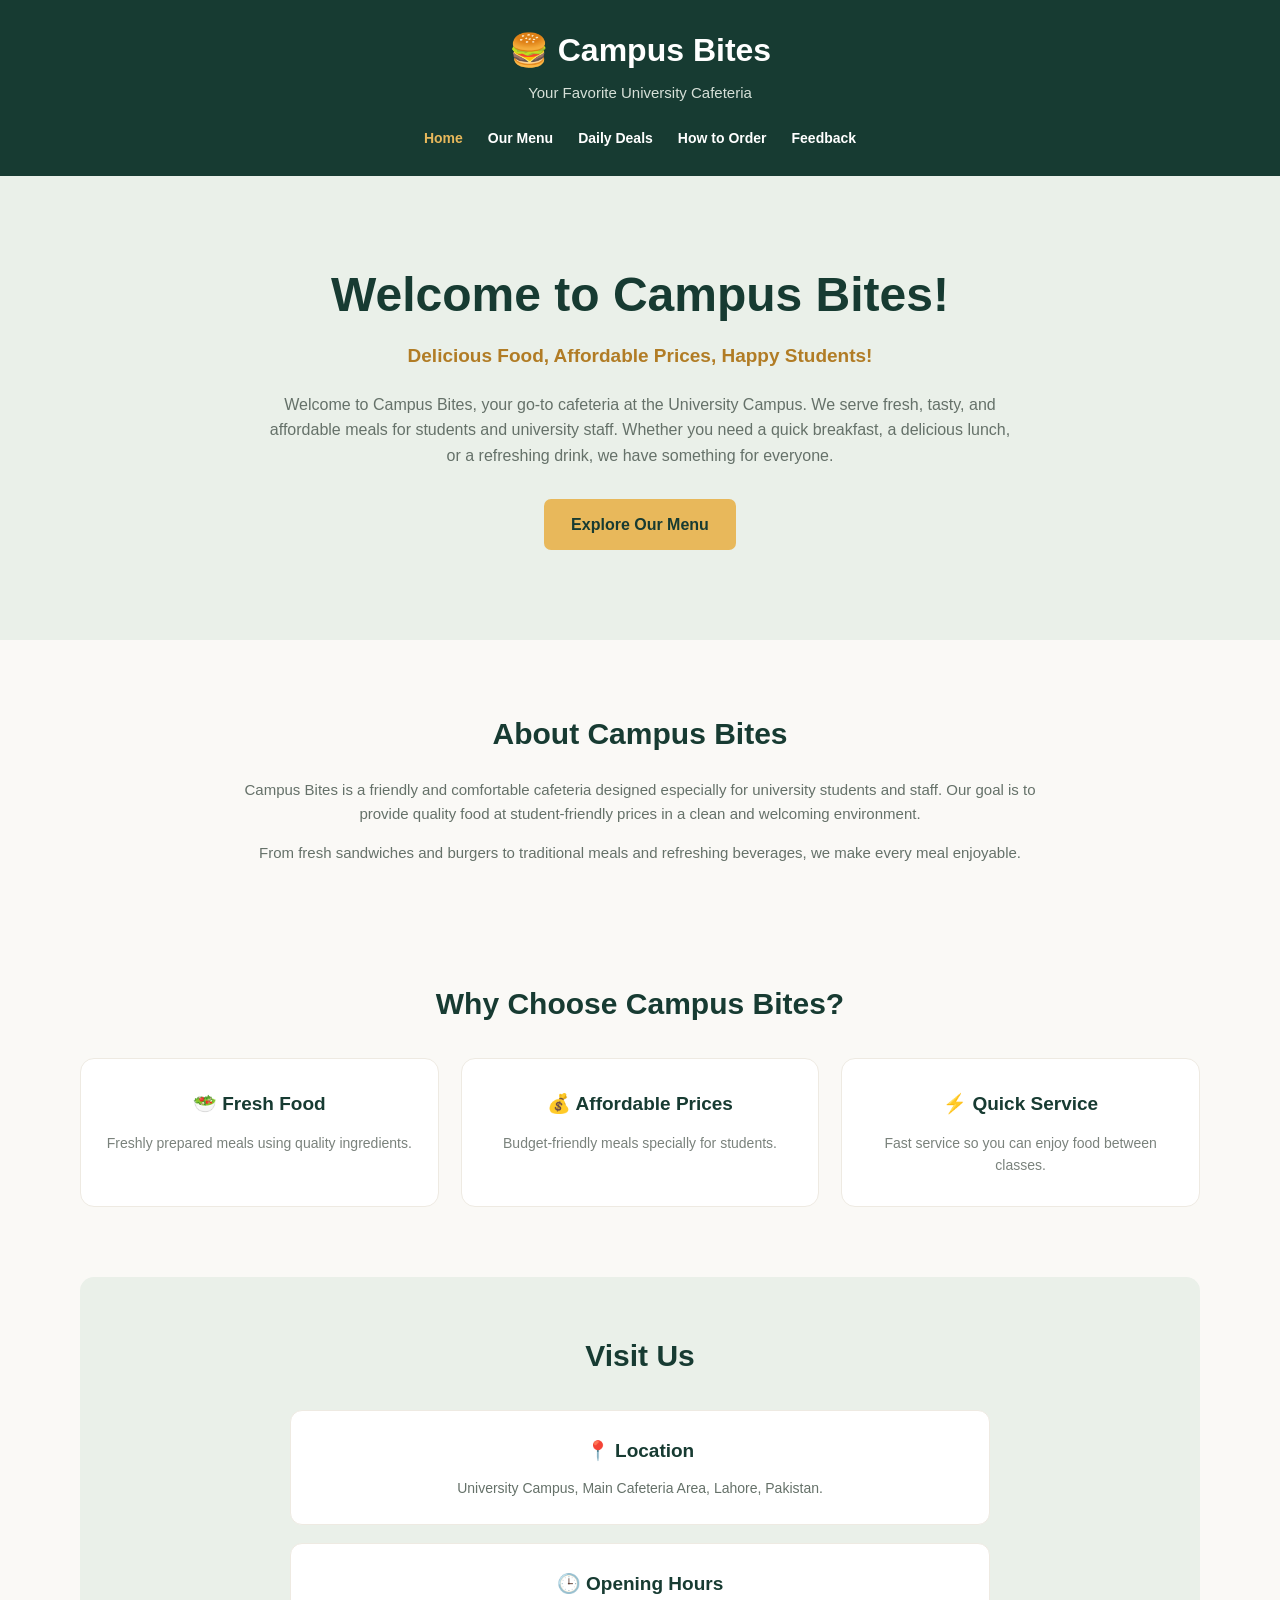
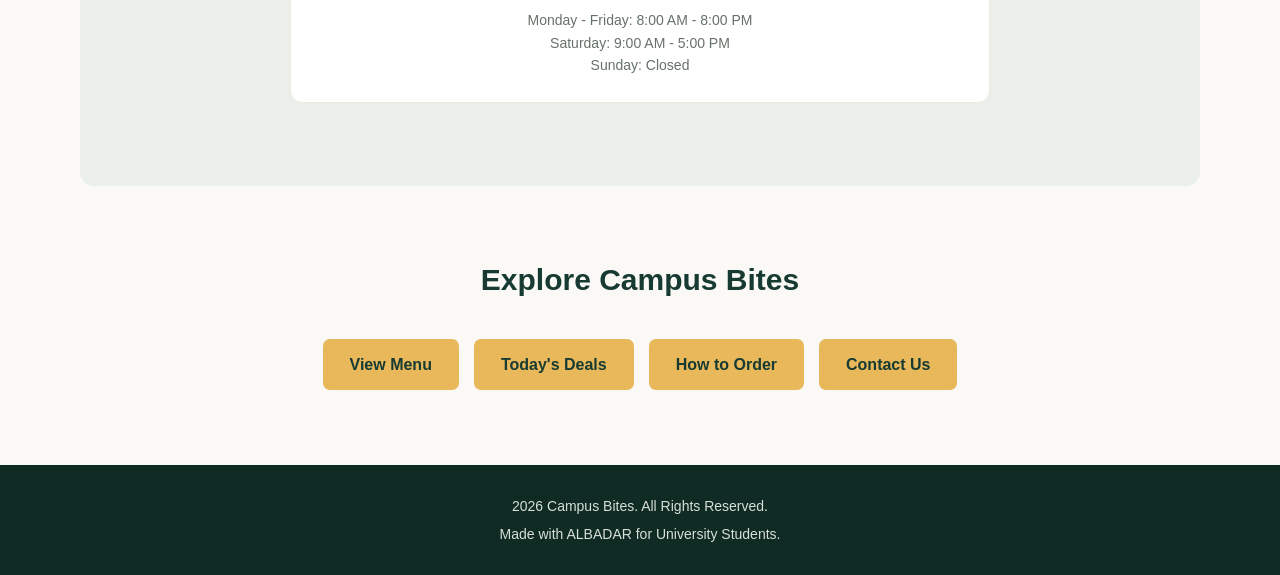
<file: src/index.html>
<!DOCTYPE html>
<html lang="en">
<head>
    <meta charset="UTF-8">
    <meta name="viewport" content="width=device-width, initial-scale=1.0">
    <meta name="description" content="Welcome to Campus Bites - Your favorite university cafeteria.">
    <title>Campus Bites | Home</title>

    <!-- Shared CSS File -->
    <link rel="stylesheet" href="../styles/style.css">
</head>

<body>

    <!-- Header Section -->
    <header>
        <div class="container">
            <h1>🍔 Campus Bites</h1>
            <p>Your Favorite University Cafeteria</p>

            <!-- Navigation Bar -->
            <nav>
                <ul>
                    <li><a href="index.html" class="active">Home</a></li>
                    <li><a href="menu.html">Our Menu</a></li>
                    <li><a href="deals.html">Daily Deals</a></li>
                    <li><a href="orders.html">How to Order</a></li>
                    <li><a href="feedback.html">Feedback</a></li>
                </ul>
            </nav>
        </div>
    </header>

    <!-- Hero Section -->
    <section class="hero">
        <div class="container">
            <h2>Welcome to Campus Bites!</h2>

            <p>
                Delicious Food, Affordable Prices, Happy Students!
            </p>

            <p>
                Welcome to Campus Bites, your go-to cafeteria at
                the University Campus. We serve fresh, tasty, and
                affordable meals for students and university staff.
                Whether you need a quick breakfast, a delicious lunch,
                or a refreshing drink, we have something for everyone.
            </p>

            <a href="menu.html" class="btn">Explore Our Menu</a>
        </div>
    </section>

    <!-- About Section -->
    <section class="about container">
        <h2>About Campus Bites</h2>

        <p>
            Campus Bites is a friendly and comfortable cafeteria
            designed especially for university students and staff.
            Our goal is to provide quality food at student-friendly
            prices in a clean and welcoming environment.
        </p>

        <p>
            From fresh sandwiches and burgers to traditional meals
            and refreshing beverages, we make every meal enjoyable.
        </p>
    </section>

    <!-- Features Section -->
    <section class="features container">
        <h2>Why Choose Campus Bites?</h2>

        <div class="feature-list">
            <div class="feature">
                <h3>🥗 Fresh Food</h3>
                <p>Freshly prepared meals using quality ingredients.</p>
            </div>

            <div class="feature">
                <h3>💰 Affordable Prices</h3>
                <p>Budget-friendly meals specially for students.</p>
            </div>

            <div class="feature">
                <h3>⚡ Quick Service</h3>
                <p>Fast service so you can enjoy food between classes.</p>
            </div>
        </div>
    </section>

    <!-- Location and Timing Section -->
    <section class="information container">
        <h2>Visit Us</h2>

        <div class="info-box">
            <h3>📍 Location</h3>
            <p>University Campus, Main Cafeteria Area, Lahore, Pakistan.</p>
        </div>

        <div class="info-box">
            <h3>🕒 Opening Hours</h3>
            <p>Monday - Friday: 8:00 AM - 8:00 PM</p>
            <p>Saturday: 9:00 AM - 5:00 PM</p>
            <p>Sunday: Closed</p>
        </div>
    </section>

    <!-- Quick Links Section -->
    <section class="quick-links container">
        <h2>Explore Campus Bites</h2>

        <div class="links-list">
            <a href="menu.html" class="btn">View Menu</a>
            <a href="deals.html" class="btn">Today's Deals</a>
            <a href="orders.html" class="btn">How to Order</a>
            <a href="feedback.html" class="btn">Contact Us</a>
        </div>
    </section>

    <!-- Footer Section -->
    <footer>
        <div class="container">
            <p> 2026 Campus Bites. All Rights Reserved.</p>
            <p>Made with ALBADAR for University Students.</p>
        </div>
    </footer>

</body>
</html>
</file>
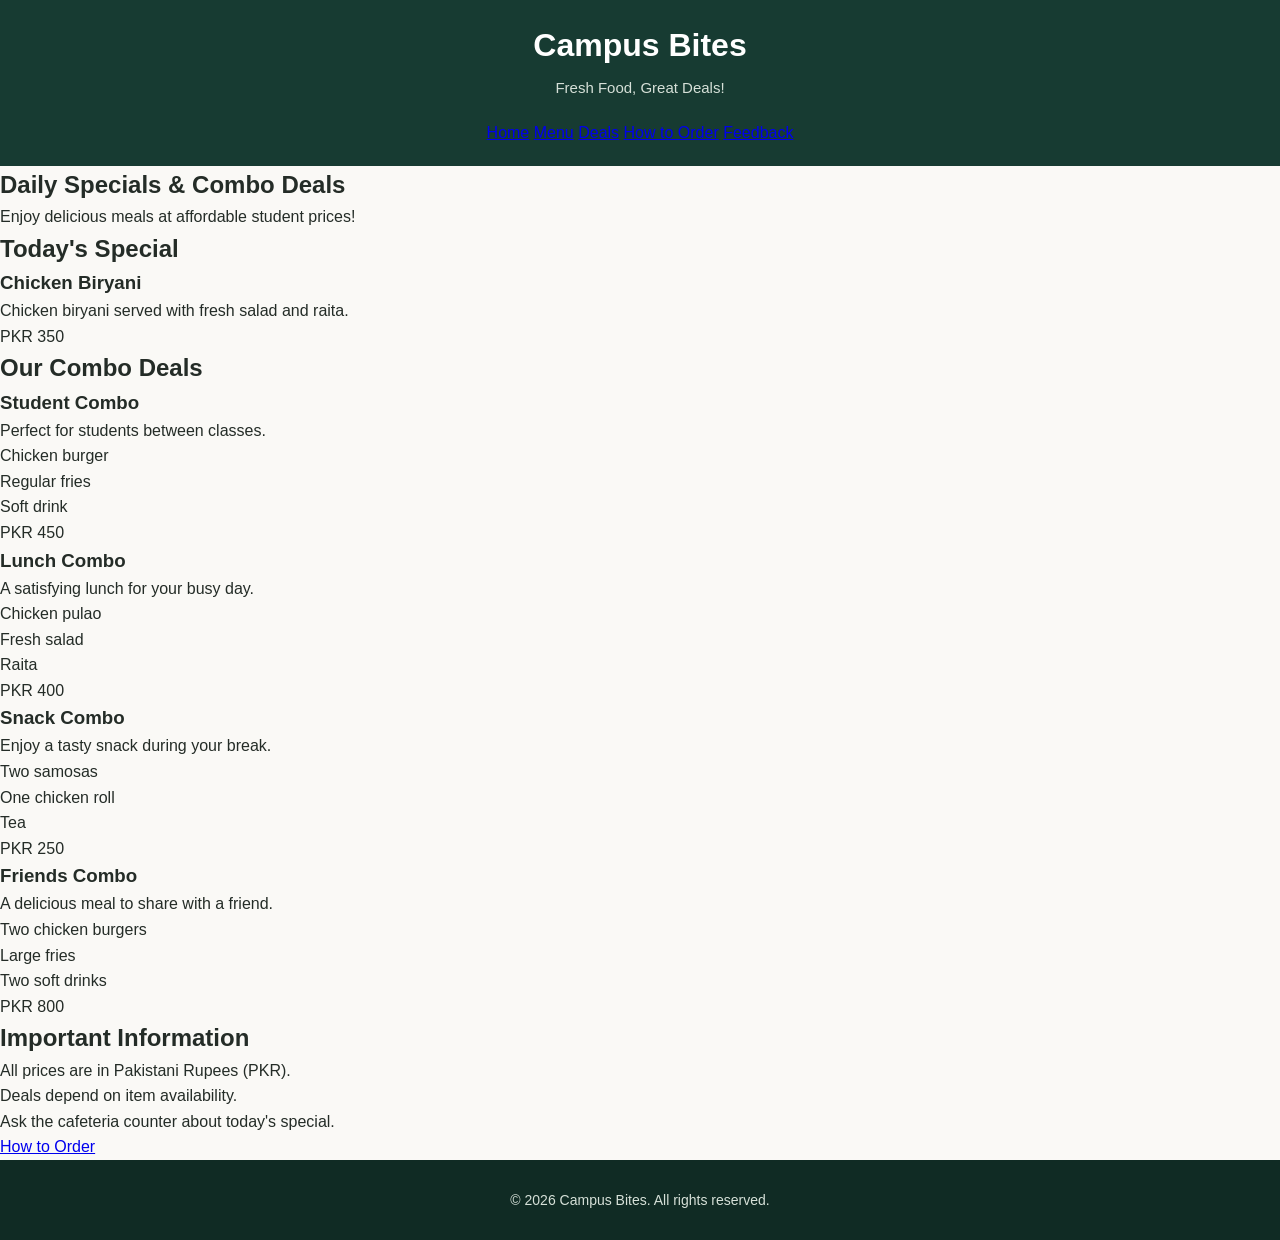
<file: src/deals.html>
<!DOCTYPE html>
<html lang="en">
<head>
    <meta charset="UTF-8">
    <meta name="viewport" content="width=device-width, initial-scale=1.0">
    <title>Daily Specials & Deals | Campus Bites</title>
    <link rel="stylesheet" href="../styles/style.css">
</head>
<body>

<header class="site-header">
    <h1>Campus Bites</h1>
    <p>Fresh Food, Great Deals!</p>

    <nav>
        <a href="index.html">Home</a>
        <a href="menu.html">Menu</a>
        <a href="deals.html">Deals</a>
        <a href="orders.html">How to Order</a>
        <a href="feedback.html">Feedback</a>
    </nav>
</header>

<main class="deals-page">
    <section class="page-intro">
        <h2>Daily Specials & Combo Deals</h2>
        <p>Enjoy delicious meals at affordable student prices!</p>
    </section>

    <section class="daily-special">
        <h2>Today's Special</h2>
        <h3>Chicken Biryani</h3>
        <p>Chicken biryani served with fresh salad and raita.</p>
        <p class="deal-price">PKR 350</p>
    </section>

    <section class="combo-section">
        <h2>Our Combo Deals</h2>

        <div class="deal-grid">

            <article class="deal-card">
                <h3>Student Combo</h3>
                <p>Perfect for students between classes.</p>
                <ul>
                    <li>Chicken burger</li>
                    <li>Regular fries</li>
                    <li>Soft drink</li>
                </ul>
                <p class="deal-price">PKR 450</p>
            </article>

            <article class="deal-card">
                <h3>Lunch Combo</h3>
                <p>A satisfying lunch for your busy day.</p>
                <ul>
                    <li>Chicken pulao</li>
                    <li>Fresh salad</li>
                    <li>Raita</li>
                </ul>
                <p class="deal-price">PKR 400</p>
            </article>

            <article class="deal-card">
                <h3>Snack Combo</h3>
                <p>Enjoy a tasty snack during your break.</p>
                <ul>
                    <li>Two samosas</li>
                    <li>One chicken roll</li>
                    <li>Tea</li>
                </ul>
                <p class="deal-price">PKR 250</p>
            </article>

            <article class="deal-card">
                <h3>Friends Combo</h3>
                <p>A delicious meal to share with a friend.</p>
                <ul>
                    <li>Two chicken burgers</li>
                    <li>Large fries</li>
                    <li>Two soft drinks</li>
                </ul>
                <p class="deal-price">PKR 800</p>
            </article>

        </div>
    </section>

    <section class="deal-info">
        <h2>Important Information</h2>
        <ul>
            <li>All prices are in Pakistani Rupees (PKR).</li>
            <li>Deals depend on item availability.</li>
            <li>Ask the cafeteria counter about today's special.</li>
        </ul>
        <a class="deal-link" href="order.html">How to Order</a>
    </section>
</main>

<footer class="site-footer">
    <p>&copy; 2026 Campus Bites. All rights reserved.</p>
</footer>

</body>
</html>
</file>
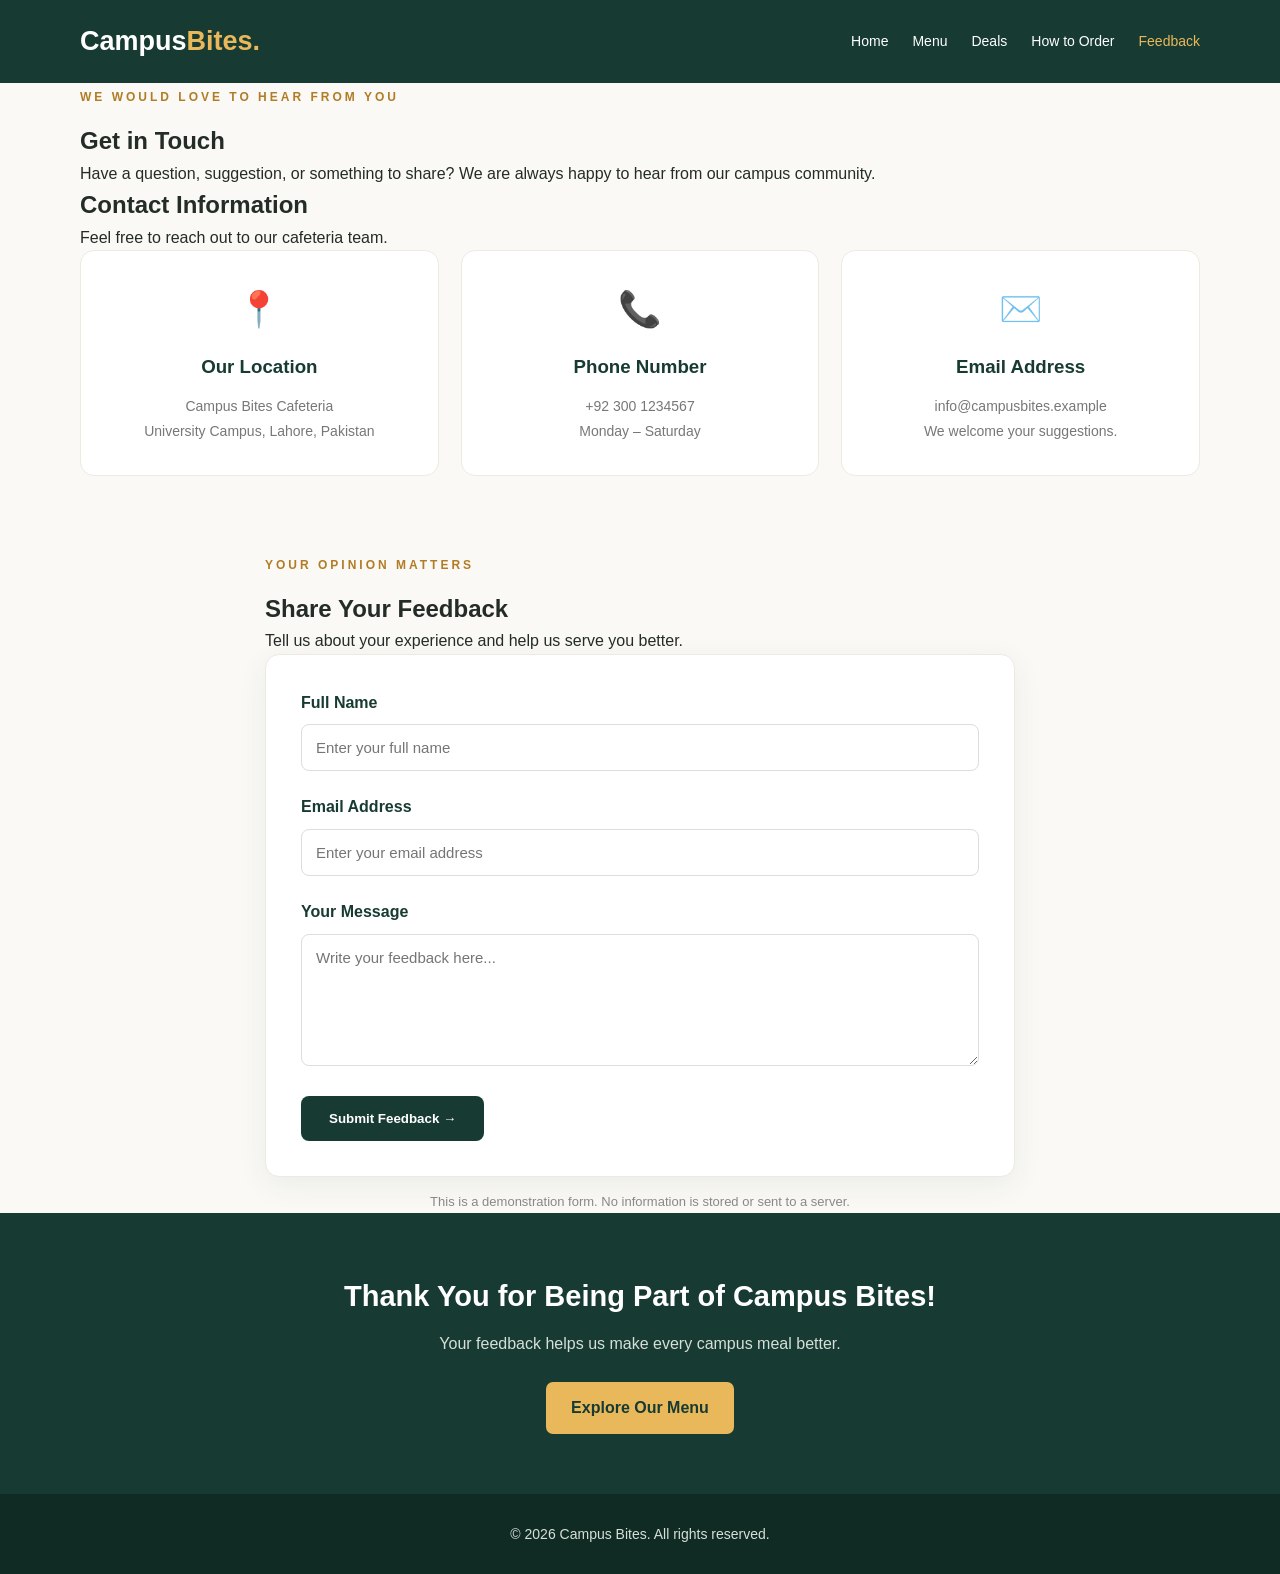
<file: src/feedback.html>
<!doctype html>
<html lang="en">
  <head>
    <meta charset="UTF-8" />
    <meta name="viewport" content="width=device-width, initial-scale=1.0" />
    <meta
      name="description"
      content="Contact Campus Bites and share your feedback."
    />
    <title>Feedback & Contact | Campus Bites</title>
    <link rel="stylesheet" href="../styles/style.css" />
  </head>
  <body>
    <!-- Header -->
    <header class="site-header">
      <div class="container header-content">
        <a href="index.html" class="logo">Campus<span>Bites.</span></a>

        <nav class="main-nav">
          <a href="index.html">Home</a>
          <a href="menu.html">Menu</a>
          <a href="deals.html">Deals</a>
          <a href="orders.html">How to Order</a>
          <a href="feedback.html" class="active">Feedback</a>
        </nav>
      </div>
    </header>

    <main>
      <!-- Hero -->
      <section class="feedback-hero">
        <div class="container">
          <span class="section-label">WE WOULD LOVE TO HEAR FROM YOU</span>
          <h1>Get in <span>Touch</span></h1>
          <p>
            Have a question, suggestion, or something to share? We are always
            happy to hear from our campus community.
          </p>
        </div>
      </section>

      <!-- Contact Information -->
      <section class="feedback-container container">
        <div class="feedback-heading">
          <h2>Contact Information</h2>
          <p>Feel free to reach out to our cafeteria team.</p>
        </div>

        <div class="contact-grid">
          <article class="contact-card">
            <div class="contact-icon">📍</div>
            <h3>Our Location</h3>
            <p>Campus Bites Cafeteria</p>
            <p>University Campus, Lahore, Pakistan</p>
          </article>

          <article class="contact-card">
            <div class="contact-icon">📞</div>
            <h3>Phone Number</h3>
            <p>+92 300 1234567</p>
            <p>Monday – Saturday</p>
          </article>

          <article class="contact-card">
            <div class="contact-icon">✉️</div>
            <h3>Email Address</h3>
            <p>info@campusbites.example</p>
            <p>We welcome your suggestions.</p>
          </article>
        </div>

        <!-- Feedback Form -->
        <section class="feedback-form-section">
          <div class="feedback-form-heading">
            <span class="section-label">YOUR OPINION MATTERS</span>
            <h2>Share Your Feedback</h2>
            <p>Tell us about your experience and help us serve you better.</p>
          </div>

          <form class="feedback-form" action="#" method="post">
            <div class="form-group">
              <label for="name">Full Name</label>
              <input
                type="text"
                id="name"
                name="name"
                placeholder="Enter your full name"
                required
              />
            </div>

            <div class="form-group">
              <label for="email">Email Address</label>
              <input
                type="email"
                id="email"
                name="email"
                placeholder="Enter your email address"
                required
              />
            </div>

            <div class="form-group">
              <label for="message">Your Message</label>
              <textarea
                id="message"
                name="message"
                rows="6"
                placeholder="Write your feedback here..."
                required
              ></textarea>
            </div>

            <button type="submit" class="feedback-submit">
              Submit Feedback →
            </button>
          </form>

          <p class="form-note">
            This is a demonstration form. No information is stored or sent to a
            server.
          </p>
        </section>
      </section>

      <!-- Closing Section -->
      <section class="feedback-cta">
        <div class="container">
          <h2>Thank You for Being Part of Campus Bites!</h2>
          <p>Your feedback helps us make every campus meal better.</p>
          <a href="menu.html" class="feedback-cta-button"> Explore Our Menu </a>
        </div>
      </section>
    </main>

    <footer class="site-footer">
      <div class="container">
        <p>&copy; 2026 Campus Bites. All rights reserved.</p>
      </div>
    </footer>
  </body>
</html>
</file>
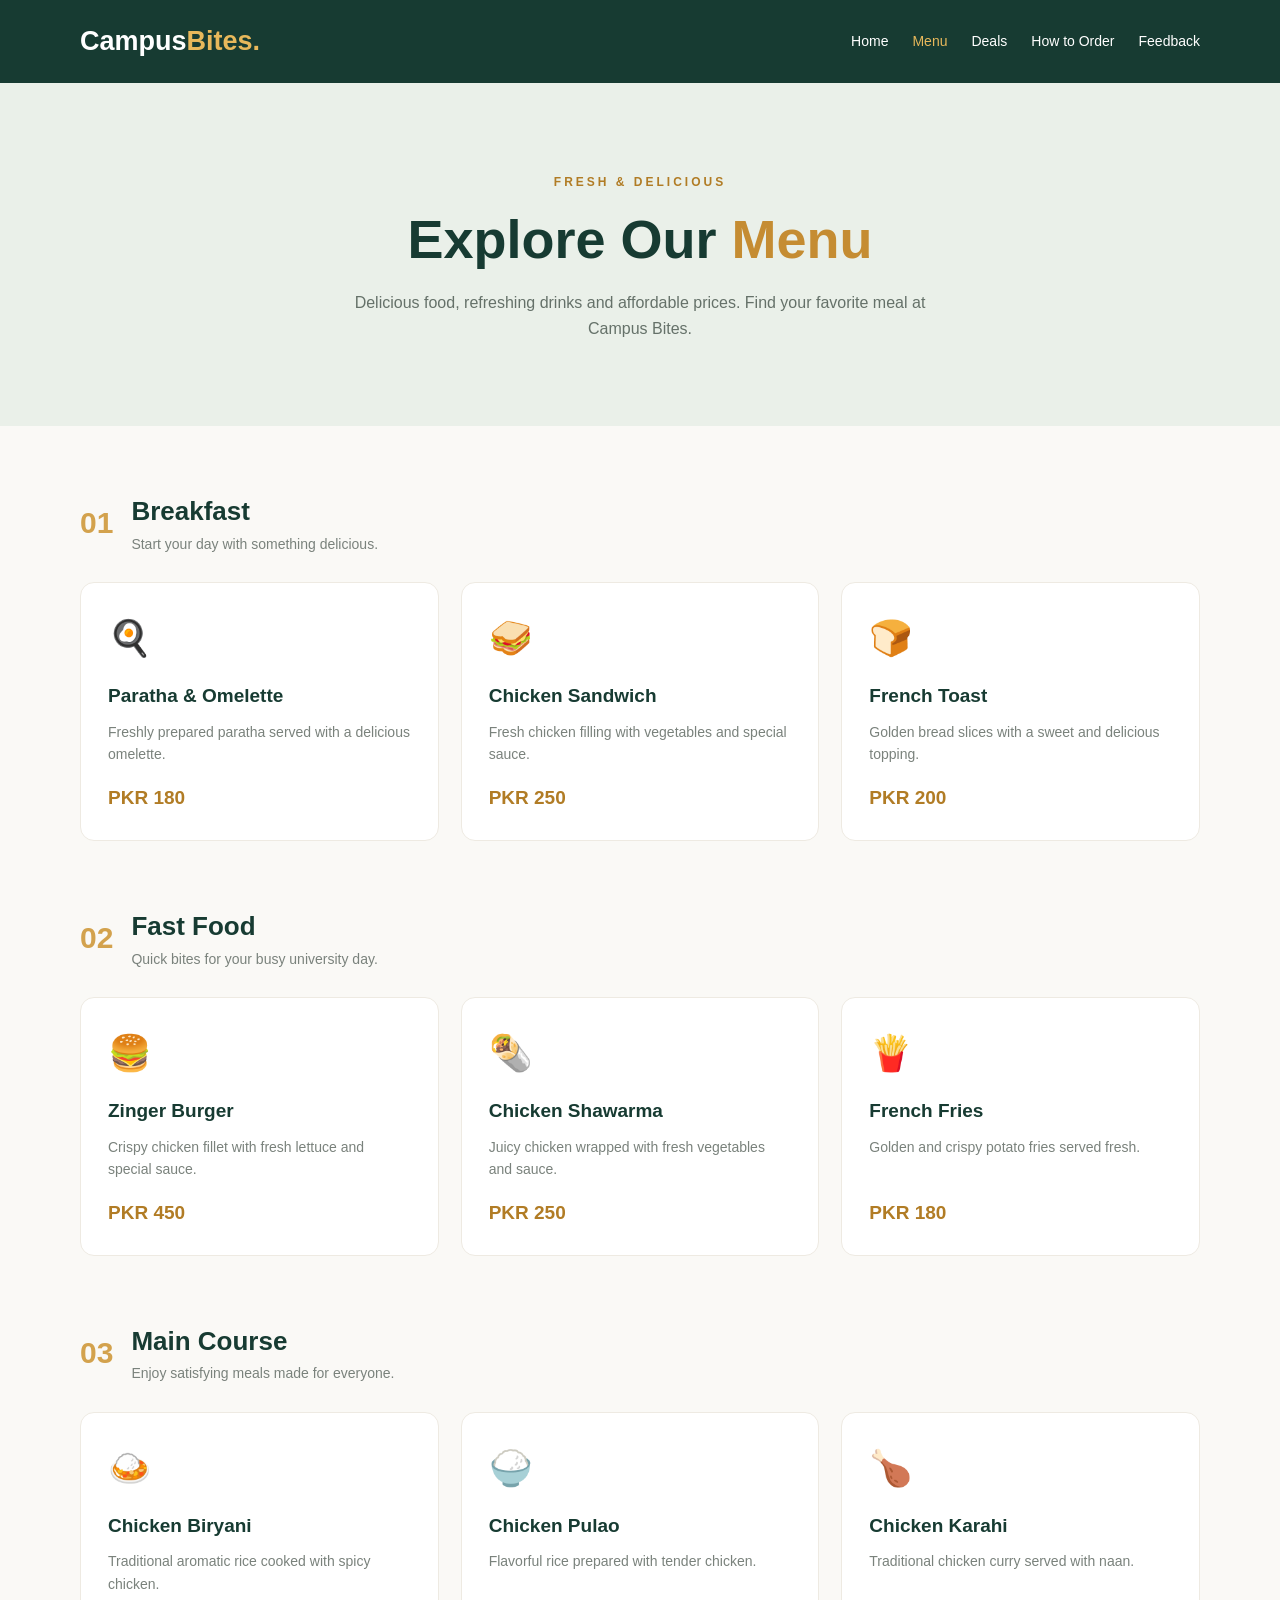
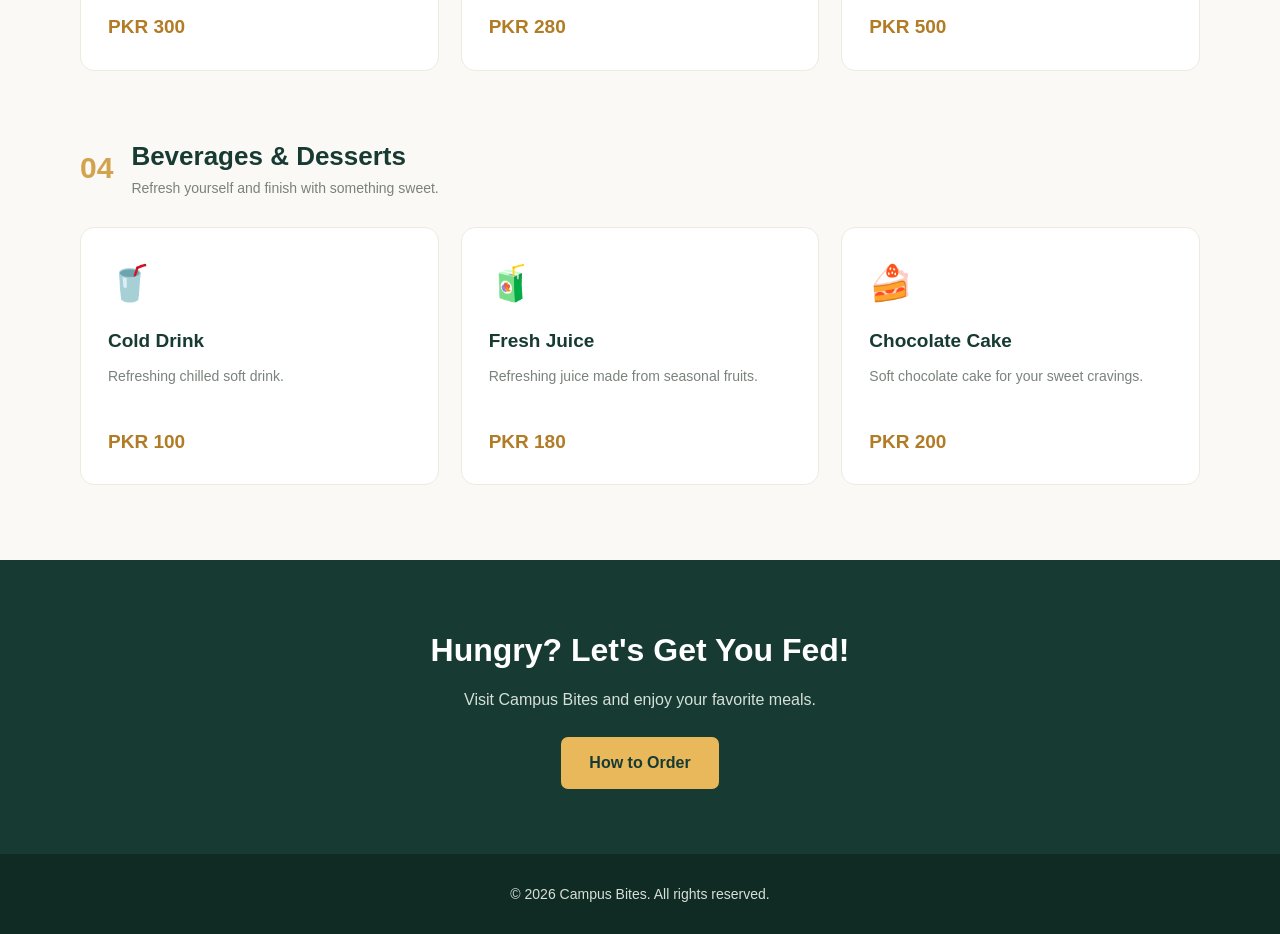
<file: src/menu.html>
<!doctype html>
<html lang="en">
  <head>
    <meta charset="UTF-8" />
    <meta name="viewport" content="width=device-width, initial-scale=1.0" />
    <meta
      name="description"
      content="Explore the delicious and affordable Campus Bites cafeteria menu."
    />
    <title>Our Menu | Campus Bites</title>
    <link rel="stylesheet" href="../styles/style.css" />
  </head>
  <body>
    <!-- Header -->
    <header class="site-header">
      <div class="container header-content">
        <a href="index.html" class="logo">Campus<span>Bites.</span></a>

        <nav class="main-nav">
          <a href="index.html">Home</a>
          <a href="menu.html" class="active">Menu</a>
          <a href="deals.html">Deals</a>
          <a href="orders.html">How to Order</a>
          <a href="feedback.html">Feedback</a>
        </nav>
      </div>
    </header>

    <main>
      <!-- Menu Hero -->
      <section class="menu-hero">
        <div class="container">
          <span class="section-label">FRESH & DELICIOUS</span>
          <h1>Explore Our <span>Menu</span></h1>
          <p>
            Delicious food, refreshing drinks and affordable prices. Find your
            favorite meal at Campus Bites.
          </p>
        </div>
      </section>

      <!-- Breakfast -->
      <section class="menu-section container">
        <div class="category-heading">
          <span>01</span>
          <div>
            <h2>Breakfast</h2>
            <p>Start your day with something delicious.</p>
          </div>
        </div>

        <div class="menu-grid">
          <article class="menu-card">
            <div class="food-icon">🍳</div>
            <h3>Paratha & Omelette</h3>
            <p>Freshly prepared paratha served with a delicious omelette.</p>
            <div class="menu-price">PKR 180</div>
          </article>

          <article class="menu-card">
            <div class="food-icon">🥪</div>
            <h3>Chicken Sandwich</h3>
            <p>Fresh chicken filling with vegetables and special sauce.</p>
            <div class="menu-price">PKR 250</div>
          </article>

          <article class="menu-card">
            <div class="food-icon">🍞</div>
            <h3>French Toast</h3>
            <p>Golden bread slices with a sweet and delicious topping.</p>
            <div class="menu-price">PKR 200</div>
          </article>
        </div>
      </section>

      <!-- Fast Food -->
      <section class="menu-section container">
        <div class="category-heading">
          <span>02</span>
          <div>
            <h2>Fast Food</h2>
            <p>Quick bites for your busy university day.</p>
          </div>
        </div>

        <div class="menu-grid">
          <article class="menu-card">
            <div class="food-icon">🍔</div>
            <h3>Zinger Burger</h3>
            <p>Crispy chicken fillet with fresh lettuce and special sauce.</p>
            <div class="menu-price">PKR 450</div>
          </article>

          <article class="menu-card">
            <div class="food-icon">🌯</div>
            <h3>Chicken Shawarma</h3>
            <p>Juicy chicken wrapped with fresh vegetables and sauce.</p>
            <div class="menu-price">PKR 250</div>
          </article>

          <article class="menu-card">
            <div class="food-icon">🍟</div>
            <h3>French Fries</h3>
            <p>Golden and crispy potato fries served fresh.</p>
            <div class="menu-price">PKR 180</div>
          </article>
        </div>
      </section>

      <!-- Main Course -->
      <section class="menu-section container">
        <div class="category-heading">
          <span>03</span>
          <div>
            <h2>Main Course</h2>
            <p>Enjoy satisfying meals made for everyone.</p>
          </div>
        </div>

        <div class="menu-grid">
          <article class="menu-card">
            <div class="food-icon">🍛</div>
            <h3>Chicken Biryani</h3>
            <p>Traditional aromatic rice cooked with spicy chicken.</p>
            <div class="menu-price">PKR 300</div>
          </article>

          <article class="menu-card">
            <div class="food-icon">🍚</div>
            <h3>Chicken Pulao</h3>
            <p>Flavorful rice prepared with tender chicken.</p>
            <div class="menu-price">PKR 280</div>
          </article>

          <article class="menu-card">
            <div class="food-icon">🍗</div>
            <h3>Chicken Karahi</h3>
            <p>Traditional chicken curry served with naan.</p>
            <div class="menu-price">PKR 500</div>
          </article>
        </div>
      </section>

      <!-- Beverages and Desserts -->
      <section class="menu-section container">
        <div class="category-heading">
          <span>04</span>
          <div>
            <h2>Beverages & Desserts</h2>
            <p>Refresh yourself and finish with something sweet.</p>
          </div>
        </div>

        <div class="menu-grid">
          <article class="menu-card">
            <div class="food-icon">🥤</div>
            <h3>Cold Drink</h3>
            <p>Refreshing chilled soft drink.</p>
            <div class="menu-price">PKR 100</div>
          </article>

          <article class="menu-card">
            <div class="food-icon">🧃</div>
            <h3>Fresh Juice</h3>
            <p>Refreshing juice made from seasonal fruits.</p>
            <div class="menu-price">PKR 180</div>
          </article>

          <article class="menu-card">
            <div class="food-icon">🍰</div>
            <h3>Chocolate Cake</h3>
            <p>Soft chocolate cake for your sweet cravings.</p>
            <div class="menu-price">PKR 200</div>
          </article>
        </div>
      </section>

      <!-- Call to Action -->
      <section class="menu-cta">
        <div class="container">
          <h2>Hungry? Let's Get You Fed!</h2>
          <p>Visit Campus Bites and enjoy your favorite meals.</p>
          <a href="order.html" class="cta-button">How to Order</a>
        </div>
      </section>
    </main>

    <!-- Footer -->
    <footer class="site-footer">
      <div class="container">
        <p>&copy; 2026 Campus Bites. All rights reserved.</p>
      </div>
    </footer>
  </body>
</html>
</file>
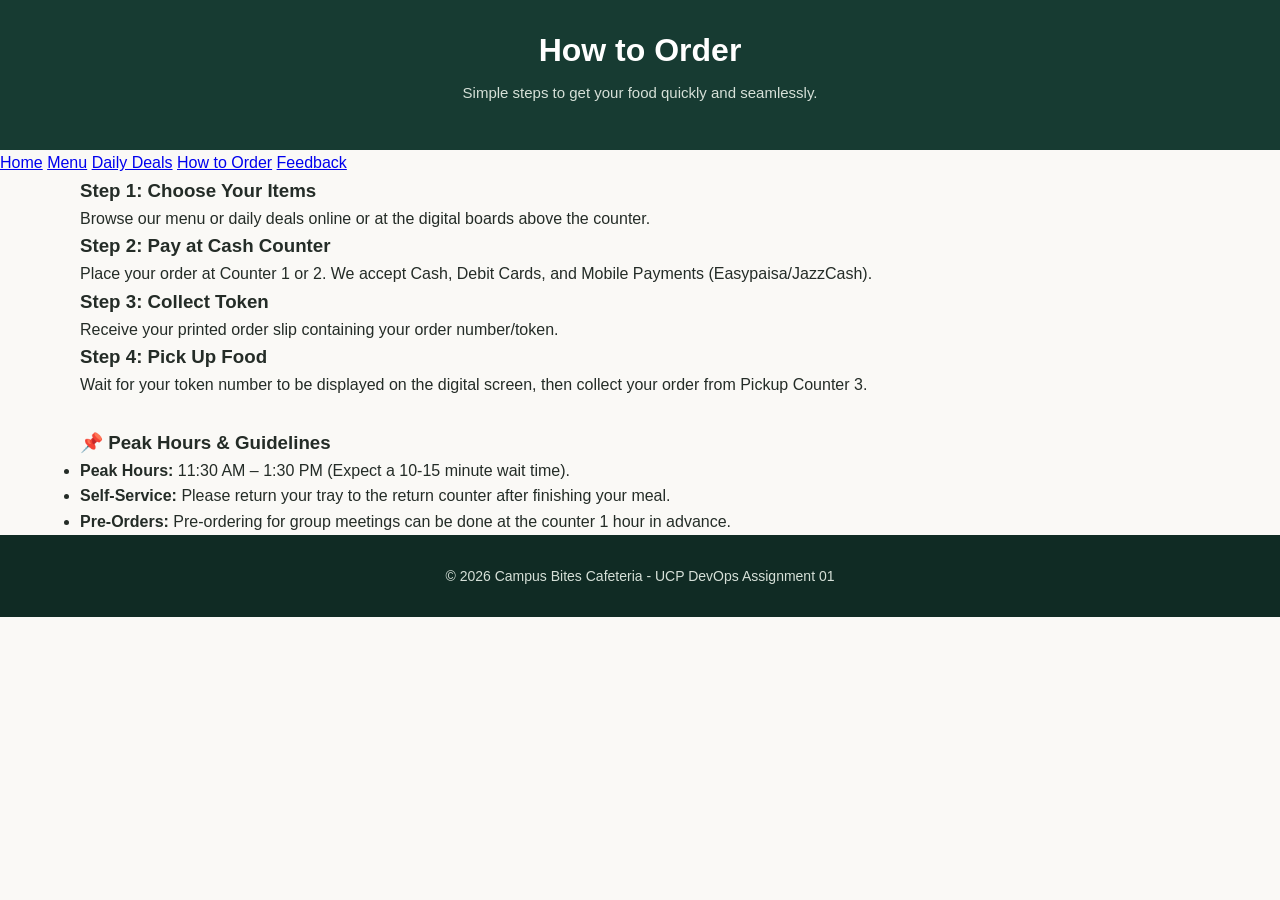
<file: src/orders.html>
<!DOCTYPE html>
<html lang="en">
<head>
  <meta charset="UTF-8">
  <meta name="viewport" content="width=device-width, initial-scale=1.0">
  <title>Campus Bites - How to Order</title>
  <link rel="stylesheet" href="../styles/style.css">
</head>
<body>
  <header>
    <h1>How to Order</h1>
    <p>Simple steps to get your food quickly and seamlessly.</p>
  </header>

  <nav>
    <a href="index.html">Home</a>
    <a href="menu.html">Menu</a>
    <a href="deals.html">Daily Deals</a>
    <a href="orders.html" class="active">How to Order</a>
    <a href="feedback.html">Feedback</a>
  </nav>

  <div class="container">
    <div class="grid-container">
      <div class="card">
        <h3>Step 1: Choose Your Items</h3>
        <p>Browse our menu or daily deals online or at the digital boards above the counter.</p>
      </div>
      <div class="card">
        <h3>Step 2: Pay at Cash Counter</h3>
        <p>Place your order at Counter 1 or 2. We accept Cash, Debit Cards, and Mobile Payments (Easypaisa/JazzCash).</p>
      </div>
      <div class="card">
        <h3>Step 3: Collect Token</h3>
        <p>Receive your printed order slip containing your order number/token.</p>
      </div>
      <div class="card">
        <h3>Step 4: Pick Up Food</h3>
        <p>Wait for your token number to be displayed on the digital screen, then collect your order from Pickup Counter 3.</p>
      </div>
    </div>

    <section class="card" style="margin-top: 30px;">
      <h3>📌 Peak Hours & Guidelines</h3>
      <ul>
        <li><strong>Peak Hours:</strong> 11:30 AM – 1:30 PM (Expect a 10-15 minute wait time).</li>
        <li><strong>Self-Service:</strong> Please return your tray to the return counter after finishing your meal.</li>
        <li><strong>Pre-Orders:</strong> Pre-ordering for group meetings can be done at the counter 1 hour in advance.</li>
      </ul>
    </section>
  </div>

  <footer>
    <p>&copy; 2026 Campus Bites Cafeteria - UCP DevOps Assignment 01</p>
  </footer>
</body>
</html>
</file>
<file: styles/style.css>
/* ========================================
   Campus Bites - Shared Website Styles
   Deals Page Styling

/* General Styling */
/* ======================================
   CAMPUS BITES - SHARED BASE STYLES
/* ========================================
   CAMPUS BITES - SHARED STYLES

* {
  margin: 0;
  padding: 0;
  box-sizing: border-box;
}

body {
  font-family: Arial, Helvetica, sans-serif;
  background: #faf9f6;
  color: #242c27;
  line-height: 1.6;
}

.container {
  width: min(1120px, 92%);
  margin: 0 auto;
}

/* HEADER AND NAVIGATION */
/* HEADER */

.site-header {
  background: #173b32;
  color: #ffffff;
  padding: 20px 0;
}

.header-content {
  display: flex;
  align-items: center;
  justify-content: space-between;
  gap: 25px;
}

.logo {
  font-size: 27px;
  font-weight: 800;
  color: #ffffff;
  text-decoration: none;
}

.logo span {
  color: #e8b85b;
}

.main-nav {
  display: flex;
  align-items: center;
  flex-wrap: wrap;
  gap: 24px;
}

.main-nav a {
  color: #ffffff;
  text-decoration: none;
  font-size: 14px;
  transition: color 0.3s ease;
}

.main-nav a:hover,
.main-nav a.active {
  color: #e8b85b;
}

/* SHARED FOOTER */
/* MENU HERO */

.menu-hero {
  background: #eaf0e9;
  text-align: center;
  padding: 85px 20px;
}

.section-label {
  display: inline-block;
  color: #b17c25;
  font-weight: 700;
  letter-spacing: 3px;
  font-size: 12px;
  margin-bottom: 15px;
}

.menu-hero h1 {
  font-size: clamp(36px, 5vw, 54px);
  line-height: 1.2;
  margin-bottom: 18px;
  color: #173b32;
}

.menu-hero h1 span {
  color: #c58c32;
}

.menu-hero p {
  max-width: 620px;
  margin: 0 auto;
  color: #657169;
  font-size: 16px;
}

/* MENU SECTIONS */

.menu-section {
  padding-top: 65px;
}

.category-heading {
  display: flex;
  align-items: center;
  gap: 18px;
  margin-bottom: 27px;
}

.category-heading > span {
  font-size: 30px;
  font-weight: 800;
  color: #d3a24d;
}

.category-heading h2 {
  color: #173b32;
  font-size: 26px;
}

.category-heading p {
  color: #7a827c;
  font-size: 14px;
}

/* MENU CARDS */

.menu-grid {
  display: grid;
  grid-template-columns: repeat(3, minmax(0, 1fr));
  gap: 22px;
}

.menu-card {
  background: #ffffff;
  border: 1px solid #eeeae2;
  border-radius: 14px;
  padding: 27px;
  transition:
    transform 0.3s ease,
    box-shadow 0.3s ease;
}

.menu-card:hover {
  transform: translateY(-5px);
  box-shadow: 0 12px 30px rgba(23, 59, 50, 0.1);
}

.food-icon {
  font-size: 35px;
  margin-bottom: 15px;
}

.menu-card h3 {
  color: #173b32;
  font-size: 19px;
  margin-bottom: 9px;
}

.menu-card p {
  color: #7a827c;
  font-size: 14px;
  min-height: 45px;
}

.menu-price {
  color: #b17c25;
  font-weight: 800;
  font-size: 19px;
  margin-top: 17px;
}

/* CALL TO ACTION */

.menu-cta {
  margin-top: 75px;
  padding: 65px 20px;
  text-align: center;
  background: #173b32;
  color: #ffffff;
}

.menu-cta h2 {
  font-size: 32px;
  margin-bottom: 10px;
}

.menu-cta p {
  color: #d6e0d8;
  margin-bottom: 25px;
}

.cta-button {
  display: inline-block;
  background: #e8b85b;
  color: #173b32;
  padding: 13px 28px;
  text-decoration: none;
  font-weight: 700;
  border-radius: 7px;
}

/* FOOTER */

.site-footer {
  background: #102b24;
  color: #d6e0d8;
  text-align: center;
  padding: 24px 10px;
  font-size: 14px;
}

/* RESPONSIVE HEADER */
/* RESPONSIVE DESIGN */

@media (max-width: 768px) {
  .header-content {
    flex-direction: column;
  }

  .main-nav {
    justify-content: center;
    gap: 15px;
  }
}

/* ======================================
   FEEDBACK & CONTACT PAGE

.feedback-hero {
  background: #eaf0e9;
  text-align: center;
  padding: 75px 20px;
}

.feedback-hero h1 {
  color: #173b32;
  font-size: clamp(36px, 5vw, 52px);
  margin-bottom: 15px;
}

.feedback-hero h1 span {
  color: #c58c32;
}

.feedback-hero p {
  max-width: 650px;
  margin: auto;
  color: #657169;
}

.feedback-container {
  padding-top: 65px;
  padding-bottom: 65px;
}

.feedback-heading,
.feedback-form-heading {
  text-align: center;
  margin-bottom: 35px;
}

.feedback-heading h2,
.feedback-form-heading h2 {
  color: #173b32;
  font-size: 30px;
  margin-bottom: 8px;
}

.feedback-heading p,
.feedback-form-heading p {
  color: #777;
}

/* CONTACT CARDS */

.contact-grid {
  display: grid;
  grid-template-columns: repeat(3, minmax(0, 1fr));
  gap: 22px;
  margin-bottom: 75px;
}

.contact-card {
  background: #fff;
  padding: 30px 22px;
  border: 1px solid #eeeae2;
  border-radius: 14px;
  text-align: center;
  transition: transform 0.3s ease;
}

.contact-card:hover {
  transform: translateY(-5px);
}

.contact-icon {
  font-size: 35px;
  margin-bottom: 15px;
}

.contact-card h3 {
  color: #173b32;
  margin-bottom: 12px;
}

.contact-card p {
  color: #777;
  font-size: 14px;
  line-height: 1.8;
}

/* FEEDBACK FORM */

.feedback-form-section {
  max-width: 750px;
  margin: auto;
}

.feedback-form {
  background: #fff;
  padding: 35px;
  border: 1px solid #eeeae2;
  border-radius: 14px;
  box-shadow: 0 8px 30px rgba(23, 59, 50, 0.07);
}

.form-group {
  margin-bottom: 23px;
}

.form-group label {
  display: block;
  color: #173b32;
  font-weight: 700;
  margin-bottom: 9px;
}

.form-group input,
.form-group textarea {
  width: 100%;
  padding: 14px;
  border: 1px solid #ddd;
  border-radius: 8px;
  font-family: inherit;
  font-size: 15px;
  outline: none;
  transition: border-color 0.3s ease;
}

.form-group input:focus,
.form-group textarea:focus {
  border-color: #c58c32;
}

.form-group textarea {
  resize: vertical;
}

.feedback-submit {
  background: #173b32;
  color: #fff;
  border: none;
  padding: 15px 28px;
  border-radius: 8px;
  font-weight: 700;
  cursor: pointer;
  transition: background 0.3s ease;
}

.feedback-submit:hover {
  background: #245b4c;
}

.form-note {
  color: #888;
  font-size: 13px;
  text-align: center;
  margin-top: 15px;
}

/* FEEDBACK CTA */

.feedback-cta {
  background: #173b32;
  color: white;
  text-align: center;
  padding: 60px 20px;
}

.feedback-cta h2 {
  font-size: 29px;
  margin-bottom: 12px;
}

.feedback-cta p {
  color: #d6e0d8;
  margin-bottom: 25px;
}

.feedback-cta-button {
  display: inline-block;
  padding: 13px 25px;
  background: #e8b85b;
  color: #173b32;
  text-decoration: none;
  font-weight: 700;
  border-radius: 7px;
}

.feedback-cta-button:hover {
  background: #f1c977;
}

/* RESPONSIVE DESIGN */

@media (max-width: 768px) {
  .contact-grid {
    grid-template-columns: 1fr;
  }

  .feedback-form {
    padding: 24px;
  }

  .feedback-hero {
    padding: 55px 15px;
  }
}

@media (max-width: 480px) {
  .feedback-heading h2,
  .feedback-form-heading h2 {
    font-size: 25px;
  }

  .feedback-form {
    padding: 18px;
  }

  .feedback-cta h2 {
    font-size: 23px;
  }

  .menu-grid {
    grid-template-columns: repeat(2, minmax(0, 1fr));
  }

  .menu-hero {
    padding: 60px 15px;
  }
}

@media (max-width: 480px) {
  .menu-grid {
    grid-template-columns: 1fr;
  }

  .category-heading h2 {
    font-size: 21px;
  }

  .menu-card {
    padding: 22px;
  }

  .menu-cta h2 {
    font-size: 25px;
  }

/* =================================
   CAMPUS BITES - MAIN STYLESHEET

/* 1. General Styling */
* {
    margin: 0;
    padding: 0;
    box-sizing: border-box;
}

body {
    font-family: Arial, sans-serif;
    background-color: #f8f9fa;
    color: #333;
    line-height: 1.6;
}

/* Header */
.site-header {
    background-color: #2c3e50;
    color: white;
    text-align: center;
    padding: 25px 20px;
}

.site-header h1 {
    font-size: 2.2rem;
    margin-bottom: 5px;
}

.site-header p {
    margin-bottom: 15px;
}

/* Navigation */
nav {
    display: flex;
    justify-content: center;
    flex-wrap: wrap;
    gap: 10px;
}

nav a {
    color: white;
    text-decoration: none;
    padding: 8px 15px;
    border-radius: 5px;
}

nav a:hover {
    background-color: #34495e;
}

/* Main Deals Page */
.deals-page {
    max-width: 1100px;
    margin: 0 auto;
    padding: 30px 20px;
}

/* Page Introduction */
.page-intro {
    text-align: center;
    margin-bottom: 30px;
}

.page-intro h2 {
    margin-bottom: 10px;
}

/* Daily Special */
.daily-special {
    background-color: white;
    padding: 25px;
    text-align: center;
    border-radius: 10px;
    margin-bottom: 30px;
    box-shadow: 0 2px 8px rgba(0, 0, 0, 0.1);
}

.daily-special h2 {
    margin-bottom: 10px;
}

.daily-special h3 {
    margin-bottom: 8px;
}

/* Combo Deals */
.combo-section h2 {
    text-align: center;
    margin-bottom: 20px;
}

.deal-grid {
    display: grid;
    grid-template-columns: repeat(2, 1fr);
    gap: 20px;
}

.deal-card {
    background-color: white;
    padding: 20px;
    border-radius: 10px;
    box-shadow: 0 2px 8px rgba(0, 0, 0, 0.1);
}

.deal-card h3 {
    margin-bottom: 10px;
}

.deal-card ul {
    margin: 15px 0;
    padding-left: 20px;
}

/* Deal Price */
.deal-price {
    font-size: 1.2rem;
    font-weight: bold;
    margin-top: 10px;
}

/* Important Information */
.deal-info {
    background-color: white;
    margin-top: 30px;
    padding: 25px;
    border-radius: 10px;
}

.deal-info h2 {
    margin-bottom: 15px;
}

.deal-info ul {
    padding-left: 20px;
    margin-bottom: 20px;
}

/* Button Link */
.deal-link {
    display: inline-block;
    text-decoration: none;
    background-color: #2c3e50;
    color: white;
    padding: 10px 18px;
    border-radius: 5px;
}

.deal-link:hover {
    background-color: #34495e;
}

/* Footer */
.site-footer {
    text-align: center;
    background-color: #2c3e50;
    color: white;
    padding: 15px;
    margin-top: 30px;
}

/* Responsive Design - Mobile */
@media (max-width: 768px) {
    .deal-grid {
        grid-template-columns: 1fr;
    }

    .site-header h1 {
        font-size: 1.8rem;
    }

    nav {
        flex-direction: column;
        align-items: center;
    }

    nav a {
        width: 100%;
        max-width: 250px;
    }

    .deals-page {
        padding: 20px 15px;
    }
}
html {
    scroll-behavior: smooth;
}

body {
    font-family: Arial, Helvetica, sans-serif;
    background-color: #fffaf3;
    color: #333333;
    line-height: 1.6;
}

.container {
    width: 90%;
    max-width: 1200px;
    margin: 0 auto;
}

/* 2. Header Section */
header {
    background-color: #713b22;
    color: white;
    text-align: center;
    padding: 25px 0;
}

header h1 {
    font-size: 36px;
    margin-bottom: 5px;
}

header p {
    font-size: 16px;
    color: #ffe0b2;
}

/* 3. Navigation Bar */
nav {
    margin-top: 20px;
}

nav ul {
    list-style: none;
    display: flex;
    justify-content: center;
    align-items: center;
    flex-wrap: wrap;
    gap: 15px;
}

nav ul li a {
    color: white;
    text-decoration: none;
    font-size: 16px;
    font-weight: bold;
    padding: 10px 15px;
    border-radius: 5px;
    transition: 0.3s ease;
}

nav ul li a:hover,
nav ul li a.active {
    background-color: #e89b45;
    color: #ffffff;
}

/* 4. Hero Section */
.hero {
    background: linear-gradient(
        rgba(70, 35, 15, 0.75),
        rgba(70, 35, 15, 0.75)
    ),
    linear-gradient(135deg, #b76e35, #f4c27a);

    color: white;
    text-align: center;
    padding: 90px 20px;
}

.hero h2 {
    font-size: 42px;
    margin-bottom: 15px;
}

.hero p {
    font-size: 18px;
    max-width: 800px;
    margin: 15px auto;
}

.hero p:first-of-type {
    color: #ffd28c;
    font-size: 22px;
    font-weight: bold;
}

/* 5. Buttons */
.btn {
    display: inline-block;
    background-color: #e58e32;
    color: white;
    text-decoration: none;
    padding: 12px 25px;
    margin-top: 20px;
    border-radius: 6px;
    font-weight: bold;
    transition: 0.3s ease;
}

.btn:hover {
    background-color: #713b22;
    transform: translateY(-3px);
}

/* 6. About Section */
.about {
    padding-top: 55px;
    padding-bottom: 40px;
    text-align: center;
}

.about h2,
.features h2,
.information h2,
.quick-links h2 {
    color: #713b22;
    font-size: 30px;
    margin-bottom: 20px;
    text-align: center;
}

.about p {
    max-width: 850px;
    margin: 12px auto;
    font-size: 17px;
    color: #555555;
}

/* 7. Features Section */
.features {
    padding-top: 40px;
    padding-bottom: 50px;
}

.feature-list {
    display: flex;
    justify-content: center;
    align-items: stretch;
    gap: 25px;
    margin-top: 30px;
}

.feature {
    flex: 1;
    background-color: white;
    padding: 30px 20px;
    text-align: center;
    border-radius: 10px;
    border-bottom: 4px solid #e58e32;
    box-shadow: 0 4px 12px rgba(0, 0, 0, 0.08);
    transition: 0.3s ease;
}

.feature:hover {
    transform: translateY(-7px);
    box-shadow: 0 8px 18px rgba(0, 0, 0, 0.13);
}

.feature h3 {
    color: #713b22;
    font-size: 21px;
    margin-bottom: 12px;
}

.feature p {
    color: #666666;
    font-size: 15px;
}

/* 8. Location and Timing Section */
.information {
    padding-top: 40px;
    padding-bottom: 50px;
    text-align: center;
}

.info-box {
    background-color: #fff0dc;
    padding: 25px;
    margin: 20px auto;
    max-width: 750px;
    border-radius: 10px;
    border-left: 5px solid #e58e32;
    box-shadow: 0 3px 10px rgba(0, 0, 0, 0.06);
}

.info-box h3 {
    color: #713b22;
    font-size: 22px;
    margin-bottom: 10px;
}

.info-box p {
    color: #555555;
    margin: 5px 0;
}

/* 9. Quick Links Section */
.quick-links {
    padding-top: 35px;
    padding-bottom: 50px;
    text-align: center;
}

.links-list {
    display: flex;
    justify-content: center;
    align-items: center;
    flex-wrap: wrap;
    gap: 15px;
}

.links-list .btn {
    margin: 5px;
}

/* 10. Footer Section */
footer {
    background-color: #713b22;
    color: white;
    text-align: center;
    padding: 25px 10px;
    margin-top: 30px;
}

footer p {
    margin: 5px 0;
    font-size: 14px;
}

/* =================================
   11. RESPONSIVE DESIGN

/* Tablets and small laptops */
@media screen and (max-width: 768px) {

    header h1 {
        font-size: 30px;
    }

    nav ul {
        gap: 10px;
    }

    nav ul li a {
        font-size: 14px;
        padding: 8px 10px;
    }

    .hero {
        padding: 60px 15px;
    }

    .hero h2 {
        font-size: 32px;
    }

    .hero p {
        font-size: 16px;
    }

    .feature-list {
        flex-direction: column;
    }

    .feature {
        width: 100%;
    }

    .about h2,
    .features h2,
    .information h2,
    .quick-links h2 {
        font-size: 26px;
    }
}

/* Mobile Phones */
@media screen and (max-width: 480px) {

    .container {
        width: 94%;
    }

    header {
        padding: 20px 0;
    }

    header h1 {
        font-size: 26px;
    }

    nav ul {
        flex-direction: column;
        gap: 12px;
    }

    nav ul li {
        width: 100%;
    }

    nav ul li a {
        display: block;
    }

    .hero {
        padding: 45px 12px;
    }

    .hero h2 {
        font-size: 26px;
    }

    .hero p {
        font-size: 15px;
    }

    .about p {
        font-size: 15px;
    }

    .feature {
        padding: 22px 15px;
    }

    .info-box {
        padding: 20px 12px;
    }

    .links-list {
        flex-direction: column;
    }

    .links-list .btn {
        width: 85%;
    }

    footer p {
        font-size: 12px;
    }
}

body {
    margin: 0;
    font-family: Arial, sans-serif;
    background-color: #fcfbf9;
}

header {
    background: #173b32;
    color: #ffffff;
    text-align: center;
    padding: 55px 20px;
}

header h1 {
    font-size: clamp(34px, 5vw, 48px);
    margin-top: 0;
    margin-bottom: 12px;
    color: #ffffff;
}

header p {
    color: #d6e0d8;
    font-size: 16px;
    margin: 0;
}

nav {
    background: #102b24;
    display: flex;
    align-items: center;
    justify-content: center;
    flex-wrap: wrap;
    gap: 30px;
    padding: 17px 20px;
}

nav a {
    color: #ffffff;
    text-decoration: none;
    font-size: 14px;
    font-weight: 600;
    transition: color 0.3s ease;
}

nav a:hover,
nav a.active {
    color: #e8b85b;
}

.container {
    width: min(1120px, 92%);
    margin: 0 auto;
    padding-top: 60px;
    padding-bottom: 60px;
}

.grid-container {
    display: grid;
    grid-template-columns: repeat(2, minmax(0, 1fr));
    gap: 24px;
}

.card {
    background: #ffffff;
    border: 1px solid #eeeae2;
    border-radius: 14px;
    padding: 30px;
    box-shadow: 0 5px 20px rgba(23, 59, 50, 0.06);
    transition: transform 0.3s ease, box-shadow 0.3s ease;
}

.card:hover {
    transform: translateY(-5px);
    box-shadow: 0 12px 30px rgba(23, 59, 50, 0.10);
}

.card h3 {
    color: #173b32;
    font-size: 20px;
    margin-top: 0;
    margin-bottom: 12px;
}

.card p {
    color: #657169;
    font-size: 15px;
    line-height: 1.8;
    margin: 0;
}

.card ul {
    margin-top: 18px;
    margin-bottom: 0;
    padding-left: 22px;
}

.card li {
    color: #657169;
    padding: 8px 0;
    line-height: 1.7;
}

.card li strong {
    color: #173b32;
}

footer {
    background: #102b24;
    color: #d6e0d8;
    text-align: center;
    padding: 25px 15px;
}

footer p {
    font-size: 14px;
    margin: 0;
}

@media (max-width: 768px) {
    header {
        padding: 40px 15px;
    }

    nav {
        gap: 15px;
        padding: 15px;
    }

    .grid-container {
        grid-template-columns: 1fr;
    }

    .container {
        padding-top: 40px;
        padding-bottom: 40px;
    }

    .card {
        padding: 24px;
    }
}

@media (max-width: 480px) {
    nav {
        gap: 12px;
    }

    nav a {
        font-size: 13px;
    }

    header h1 {
        font-size: 30px;
    }

    .card {
        padding: 20px;
    }
}

}


/* ========================================
   CAMPUS BITES - HOME PAGE STYLES
======================================== */

/* GENERAL STYLING */

* {
    margin: 0;
    padding: 0;
    box-sizing: border-box;
}

body {
    font-family: Arial, Helvetica, sans-serif;
    background: #faf9f6;
    color: #242c27;
    line-height: 1.6;
}

.container {
    width: min(1120px, 92%);
    margin: 0 auto;
}

/* HEADER SECTION */

header {
    background: #173b32;
    color: #ffffff;
    padding: 25px 0;
    text-align: center;
}

header h1 {
    font-size: 32px;
    font-weight: 800;
    margin-bottom: 5px;
}

header p {
    color: #d6e0d8;
    font-size: 15px;
    margin-bottom: 20px;
}

/* NAVIGATION BAR */

nav ul {
    display: flex;
    align-items: center;
    justify-content: center;
    flex-wrap: wrap;
    gap: 25px;
    list-style: none;
}

nav ul li a {
    color: #ffffff;
    text-decoration: none;
    font-size: 14px;
    font-weight: 600;
    transition: color 0.3s ease;
}

nav ul li a:hover,
nav ul li a.active {
    color: #e8b85b;
}

/* HERO SECTION */

.hero {
    background: #eaf0e9;
    text-align: center;
    padding: 90px 20px;
}

.hero h2 {
    color: #173b32;
    font-size: clamp(32px, 5vw, 48px);
    line-height: 1.2;
    margin-bottom: 18px;
}

.hero p:first-of-type {
    color: #b17c25;
    font-size: 19px;
    font-weight: 700;
    margin-bottom: 20px;
}

.hero p {
    max-width: 750px;
    margin: 0 auto 20px;
    color: #657169;
    font-size: 16px;
}

/* BUTTON STYLING */

.btn {
    display: inline-block;
    background: #e8b85b;
    color: #173b32;
    padding: 13px 27px;
    text-decoration: none;
    font-weight: 700;
    border-radius: 7px;
    transition: background 0.3s ease,
                transform 0.3s ease;
    margin-top: 10px;
}

.btn:hover {
    background: #d6a345;
    transform: translateY(-3px);
}

/* ABOUT SECTION */

.about {
    padding-top: 70px;
    padding-bottom: 50px;
    text-align: center;
}

.about h2 {
    color: #173b32;
    font-size: 30px;
    margin-bottom: 20px;
}

.about p {
    max-width: 800px;
    margin: 0 auto 15px;
    color: #657169;
    font-size: 15px;
}

/* FEATURES SECTION */

.features {
    padding-top: 50px;
    padding-bottom: 70px;
    text-align: center;
}

.features h2 {
    color: #173b32;
    font-size: 30px;
    margin-bottom: 30px;
}

.feature-list {
    display: grid;
    grid-template-columns: repeat(3, minmax(0, 1fr));
    gap: 22px;
}

.feature {
    background: #ffffff;
    border: 1px solid #eeeae2;
    border-radius: 14px;
    padding: 30px 22px;
    transition: transform 0.3s ease,
                box-shadow 0.3s ease;
}

.feature:hover {
    transform: translateY(-5px);
    box-shadow: 0 12px 30px rgba(23, 59, 50, 0.10);
}

.feature h3 {
    color: #173b32;
    font-size: 19px;
    margin-bottom: 12px;
}

.feature p {
    color: #7a827c;
    font-size: 14px;
}

/* LOCATION AND TIMING SECTION */

.information {
    padding-top: 55px;
    padding-bottom: 65px;
    text-align: center;
    background: #eaf0e9;
    border-radius: 14px;
}

.information h2 {
    color: #173b32;
    font-size: 30px;
    margin-bottom: 30px;
}

.info-box {
    background: #ffffff;
    max-width: 700px;
    margin: 18px auto;
    padding: 25px;
    border-radius: 12px;
    border: 1px solid #eeeae2;
    transition: transform 0.3s ease,
                box-shadow 0.3s ease;
}

.info-box:hover {
    transform: translateY(-4px);
    box-shadow: 0 10px 25px rgba(23, 59, 50, 0.08);
}

.info-box h3 {
    color: #173b32;
    font-size: 19px;
    margin-bottom: 10px;
}

.info-box p {
    color: #657169;
    font-size: 14px;
}

/* QUICK LINKS SECTION */

.quick-links {
    padding-top: 70px;
    padding-bottom: 75px;
    text-align: center;
}

.quick-links h2 {
    color: #173b32;
    font-size: 30px;
    margin-bottom: 25px;
}

.links-list {
    display: flex;
    align-items: center;
    justify-content: center;
    flex-wrap: wrap;
    gap: 15px;
}

/* FOOTER SECTION */

footer {
    background: #102b24;
    color: #d6e0d8;
    text-align: center;
    padding: 25px 10px;
    font-size: 14px;
}

footer p {
    margin: 5px 0;
}

/* RESPONSIVE DESIGN */

@media (max-width: 768px) {

    header h1 {
        font-size: 27px;
    }

    nav ul {
        gap: 15px;
    }

    .hero {
        padding: 65px 15px;
    }

    .feature-list {
        grid-template-columns: repeat(2, minmax(0, 1fr));
    }

    .about h2,
    .features h2,
    .information h2,
    .quick-links h2 {
        font-size: 26px;
    }
}

/* MOBILE RESPONSIVE DESIGN */

@media (max-width: 480px) {

    header h1 {
        font-size: 24px;
    }

    nav ul {
        flex-direction: column;
        gap: 10px;
    }

    .hero {
        padding: 50px 15px;
    }

    .hero h2 {
        font-size: 30px;
    }

    .hero p {
        font-size: 14px;
    }

    .feature-list {
        grid-template-columns: 1fr;
    }

    .feature {
        padding: 23px;
    }

    .info-box {
        padding: 20px;
    }

    .links-list {
        flex-direction: column;
    }

    .links-list .btn {
        width: 100%;
        max-width: 260px;
    }

    .about h2,
    .features h2,
    .information h2,
    .quick-links h2 {
        font-size: 23px;
    }
}
</file>
